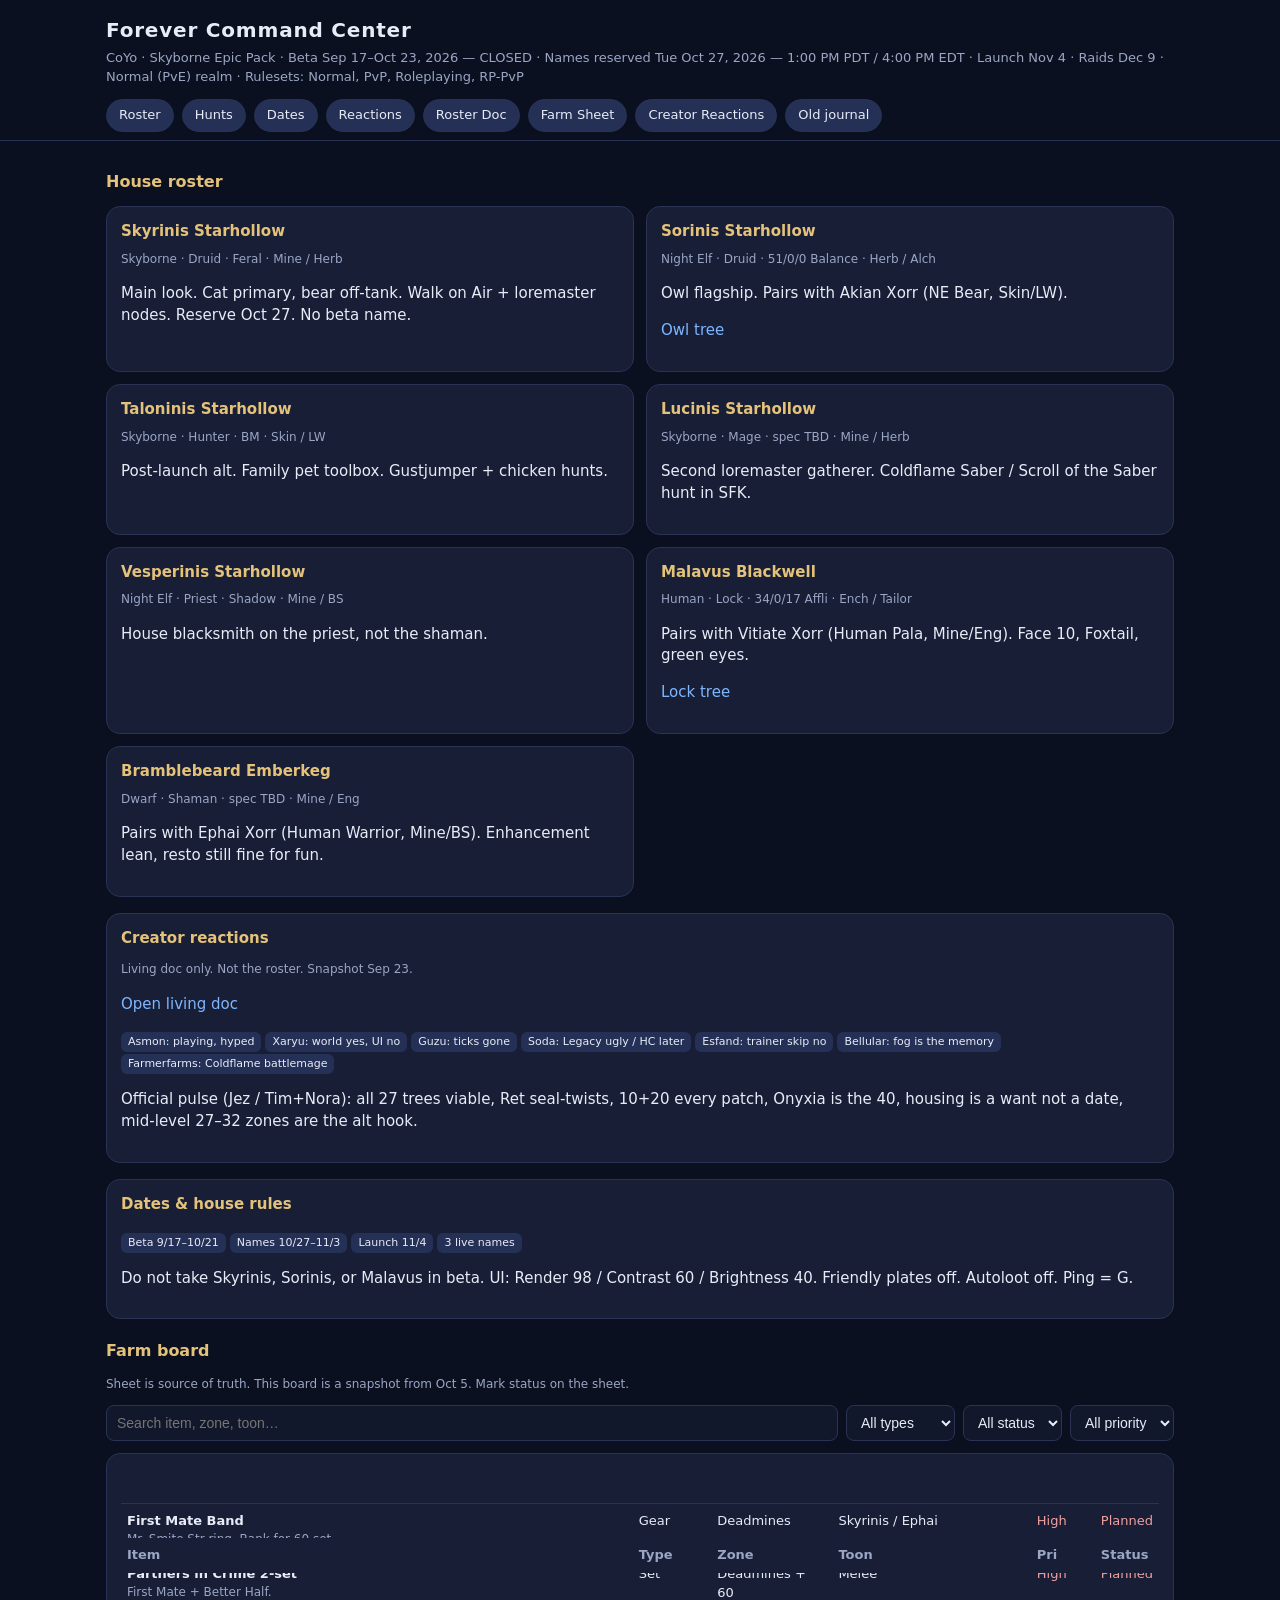
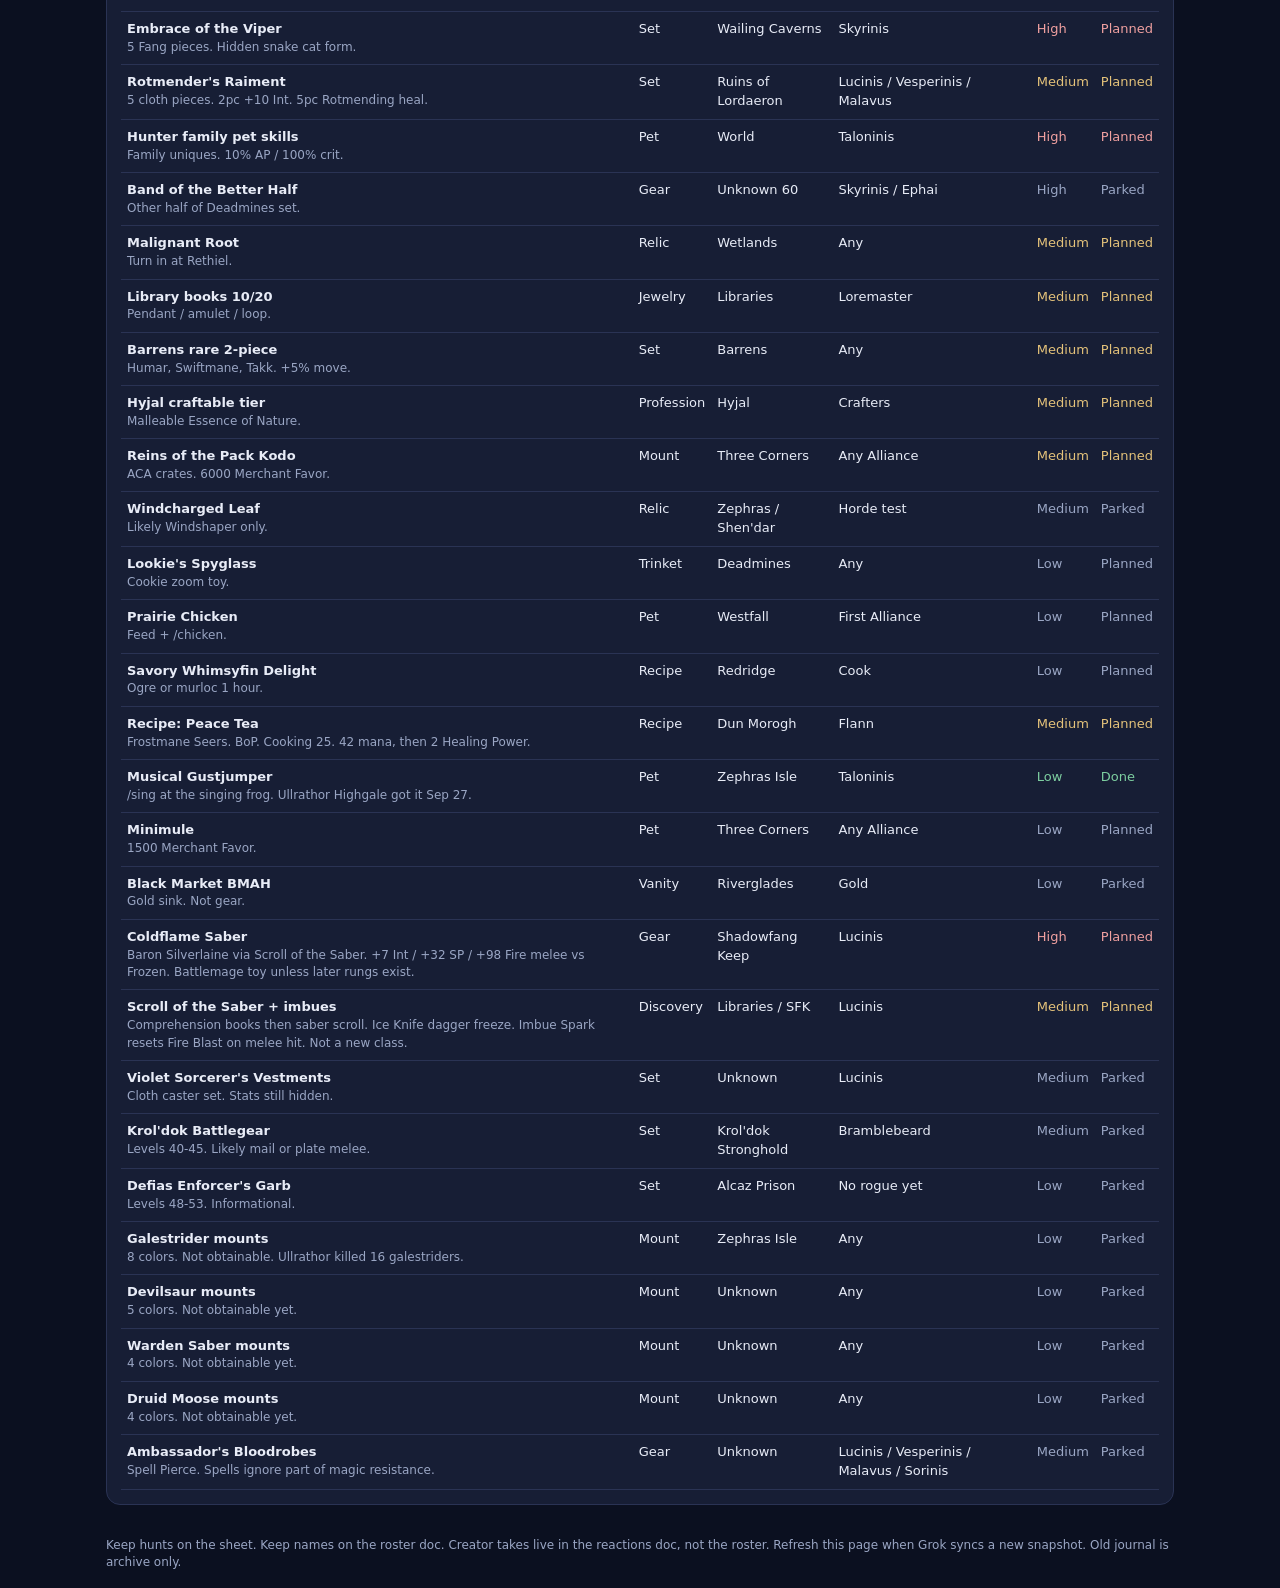
<file: forever-command-center.html>
<!DOCTYPE html>
<html lang="en">
<head>
<meta charset="utf-8">
<meta name="viewport" content="width=device-width, initial-scale=1">
<title>Forever Command Center</title>
<style>
:root {
  --bg: #0b1020;
  --bg2: #12182c;
  --card: #171e35;
  --line: #2a3354;
  --text: #e8ecf7;
  --muted: #9aa6c4;
  --blue: #7eb6ff;
  --gold: #e4c27a;
  --green: #7dcea0;
  --red: #f0a0a0;
  --chip: #243056;
}
* { box-sizing: border-box; }
html, body { margin: 0; background: var(--bg); color: var(--text); font: 15px/1.45 system-ui, Segoe UI, Roboto, sans-serif; }
a { color: var(--blue); text-decoration: none; }
a:hover { text-decoration: underline; }
header {
  position: sticky; top: 0; z-index: 20;
  background: linear-gradient(180deg, #0b1020 70%, transparent);
  padding: 16px 16px 8px;
  border-bottom: 1px solid var(--line);
}
header h1 { margin: 0; font-size: 20px; letter-spacing: .04em; }
header p { margin: 4px 0 0; color: var(--muted); font-size: 13px; }
nav { display: flex; gap: 8px; flex-wrap: wrap; margin-top: 12px; }
nav a, nav button {
  background: var(--chip); color: var(--text); border: 1px solid var(--line);
  border-radius: 999px; padding: 6px 12px; font-size: 13px; cursor: pointer;
}
.wrap { max-width: 1100px; margin: 0 auto; padding: 16px; }
.grid { display: grid; gap: 12px; }
@media (min-width: 800px) { .roster { grid-template-columns: 1fr 1fr; } }
.card {
  background: var(--card); border: 1px solid var(--line); border-radius: 14px; padding: 14px;
}
.card h2 { margin: 0 0 8px; font-size: 15px; color: var(--gold); }
.meta { color: var(--muted); font-size: 12px; }
.tag { display: inline-block; background: var(--chip); border-radius: 6px; padding: 2px 7px; font-size: 11px; margin: 2px 4px 0 0; }
.hi { color: var(--red); }
.md { color: var(--gold); }
.lo { color: var(--muted); }
.done { color: var(--green); }
.park { color: var(--muted); }
.filters { display: flex; gap: 8px; flex-wrap: wrap; margin: 8px 0 12px; }
.filters input, .filters select {
  background: var(--bg2); color: var(--text); border: 1px solid var(--line);
  border-radius: 8px; padding: 8px 10px; font-size: 14px;
}
.filters input { flex: 1; min-width: 140px; }
table { width: 100%; border-collapse: collapse; font-size: 13px; }
th, td { text-align: left; padding: 8px 6px; border-bottom: 1px solid var(--line); vertical-align: top; }
th { color: var(--muted); font-weight: 600; position: sticky; top: 70px; background: var(--card); }
.hidden { display: none; }
.pair { color: var(--muted); font-size: 12px; }
footer { color: var(--muted); font-size: 12px; padding: 24px 16px 40px; }
</style>
</head>
<body>
<header>
  <div class="wrap" style="padding-top:0;padding-bottom:0;">
    <h1>Forever Command Center</h1>
    <p>CoYo · Skyborne Epic Pack · Beta Sep 17–Oct 23, 2026 — CLOSED · Names reserved Tue Oct 27, 2026 — 1:00 PM PDT / 4:00 PM EDT · Launch Nov 4 · Raids Dec 9 · Normal (PvE) realm · Rulesets: Normal, PvP, Roleplaying, RP-PvP</p>
    <nav>
      <a href="#roster">Roster</a>
      <a href="#hunts">Hunts</a>
      <a href="#dates">Dates</a>
      <a href="#reactions">Reactions</a>
      <a href="https://docs.google.com/document/d/1trTpOfK53W16wRKFvHRGyP4ST8-XsPARuSrRyqzlnfI/edit" target="_blank">Roster Doc</a>
      <a href="https://docs.google.com/spreadsheets/d/1turzdeiL91-TS5RI4Hmr4vr6hfwt4UQWNfcJiOSVQiE/edit" target="_blank">Farm Sheet</a>
      <a href="https://docs.google.com/document/d/1gw6erAInVDqOPQ9l9b4lDd2jnnX8OK7vbIFcX8hraAQ/edit" target="_blank">Creator Reactions</a>
      <a href="https://docs.google.com/document/d/1s09sx8vnGBtxPOgNmFDzIiyFetHUuI-x3kyppMrAAn4/edit" target="_blank">Old journal</a>
    </nav>
  </div>
</header>

<div class="wrap">
<section id="roster">
  <h2 style="color:var(--gold);font-size:16px;">House roster</h2>
  <div class="grid roster">
    <div class="card">
      <h2>Skyrinis Starhollow</h2>
      <div class="meta">Skyborne · Druid · Feral · Mine / Herb</div>
      <p>Main look. Cat primary, bear off-tank. Walk on Air + loremaster nodes. Reserve Oct 27. No beta name.</p>
    </div>
    <div class="card">
      <h2>Sorinis Starhollow</h2>
      <div class="meta">Night Elf · Druid · 51/0/0 Balance · Herb / Alch</div>
      <p>Owl flagship. Pairs with Akian Xorr (NE Bear, Skin/LW).</p>
      <p><a href="https://talentsforever.com/druid/60/55322231551521351-0000000000000000000-0000000000000000">Owl tree</a></p>
    </div>
    <div class="card">
      <h2>Taloninis Starhollow</h2>
      <div class="meta">Skyborne · Hunter · BM · Skin / LW</div>
      <p>Post-launch alt. Family pet toolbox. Gustjumper + chicken hunts.</p>
    </div>
    <div class="card">
      <h2>Lucinis Starhollow</h2>
      <div class="meta">Skyborne · Mage · spec TBD · Mine / Herb</div>
      <p>Second loremaster gatherer. Coldflame Saber / Scroll of the Saber hunt in SFK.</p>
    </div>
    <div class="card">
      <h2>Vesperinis Starhollow</h2>
      <div class="meta">Night Elf · Priest · Shadow · Mine / BS</div>
      <p>House blacksmith on the priest, not the shaman.</p>
    </div>
    <div class="card">
      <h2>Malavus Blackwell</h2>
      <div class="meta">Human · Lock · 34/0/17 Affli · Ench / Tailor</div>
      <p>Pairs with Vitiate Xorr (Human Pala, Mine/Eng). Face 10, Foxtail, green eyes.</p>
      <p><a href="https://talentsforever.com/warlock/60/20552300035201051-0000000000000000000-2505005000000000">Lock tree</a></p>
    </div>
    <div class="card">
      <h2>Bramblebeard Emberkeg</h2>
      <div class="meta">Dwarf · Shaman · spec TBD · Mine / Eng</div>
      <p>Pairs with Ephai Xorr (Human Warrior, Mine/BS). Enhancement lean, resto still fine for fun.</p>
    </div>
  </div>
</section>

<section id="reactions" class="card" style="margin-top:16px;">
  <h2>Creator reactions</h2>
  <p class="meta">Living doc only. Not the roster. Snapshot Sep 23.</p>
  <p><a href="https://docs.google.com/document/d/1gw6erAInVDqOPQ9l9b4lDd2jnnX8OK7vbIFcX8hraAQ/edit" target="_blank">Open living doc</a></p>
  <p><span class="tag">Asmon: playing, hyped</span><span class="tag">Xaryu: world yes, UI no</span><span class="tag">Guzu: ticks gone</span><span class="tag">Soda: Legacy ugly / HC later</span><span class="tag">Esfand: trainer skip no</span><span class="tag">Bellular: fog is the memory</span><span class="tag">Farmerfarms: Coldflame battlemage</span></p>
  <p>Official pulse (Jez / Tim+Nora): all 27 trees viable, Ret seal-twists, 10+20 every patch, Onyxia is the 40, housing is a want not a date, mid-level 27–32 zones are the alt hook.</p>
</section>

<section id="dates" class="card" style="margin-top:16px;">
  <h2>Dates & house rules</h2>
  <p><span class="tag">Beta 9/17–10/21</span><span class="tag">Names 10/27–11/3</span><span class="tag">Launch 11/4</span><span class="tag">3 live names</span></p>
  <p>Do not take Skyrinis, Sorinis, or Malavus in beta. UI: Render 98 / Contrast 60 / Brightness 40. Friendly plates off. Autoloot off. Ping = G.</p>
</section>

<section id="hunts" style="margin-top:20px;">
  <h2 style="color:var(--gold);font-size:16px;">Farm board</h2>
  <p class="meta">Sheet is source of truth. This board is a snapshot from Oct 5. Mark status on the sheet.</p>
  <div class="filters">
    <input id="q" placeholder="Search item, zone, toon…" oninput="draw()">
    <select id="type" onchange="draw()"><option value="">All types</option></select>
    <select id="status" onchange="draw()"><option value="">All status</option></select>
    <select id="prio" onchange="draw()">
      <option value="">All priority</option>
      <option>High</option><option>Medium</option><option>Low</option>
    </select>
  </div>
  <div class="card" style="overflow-x:auto;">
    <table>
      <thead><tr><th>Item</th><th>Type</th><th>Zone</th><th>Toon</th><th>Pri</th><th>Status</th></tr></thead>
      <tbody id="body"></tbody>
    </table>
  </div>
</section>
</div>
<footer class="wrap">Keep hunts on the sheet. Keep names on the roster doc. Creator takes live in the reactions doc, not the roster. Refresh this page when Grok syncs a new snapshot. Old journal is archive only.</footer>
<script>
const hunts = [
  {item:"First Mate Band",type:"Gear",zone:"Deadmines",toon:"Skyrinis / Ephai",prio:"High",status:"Planned",notes:"Mr. Smite Str ring. Bank for 60 set."},
  {item:"Partners in Crime 2-set",type:"Set",zone:"Deadmines + 60",toon:"Melee",prio:"High",status:"Planned",notes:"First Mate + Better Half."},
  {item:"Embrace of the Viper",type:"Set",zone:"Wailing Caverns",toon:"Skyrinis",prio:"High",status:"Planned",notes:"5 Fang pieces. Hidden snake cat form."},
  {item:"Rotmender's Raiment",type:"Set",zone:"Ruins of Lordaeron",toon:"Lucinis / Vesperinis / Malavus",prio:"Medium",status:"Planned",notes:"5 cloth pieces. 2pc +10 Int. 5pc Rotmending heal."},
  {item:"Hunter family pet skills",type:"Pet",zone:"World",toon:"Taloninis",prio:"High",status:"Planned",notes:"Family uniques. 10% AP / 100% crit."},
  {item:"Band of the Better Half",type:"Gear",zone:"Unknown 60",toon:"Skyrinis / Ephai",prio:"High",status:"Parked",notes:"Other half of Deadmines set."},
  {item:"Malignant Root",type:"Relic",zone:"Wetlands",toon:"Any",prio:"Medium",status:"Planned",notes:"Turn in at Rethiel."},
  {item:"Library books 10/20",type:"Jewelry",zone:"Libraries",toon:"Loremaster",prio:"Medium",status:"Planned",notes:"Pendant / amulet / loop."},
  {item:"Barrens rare 2-piece",type:"Set",zone:"Barrens",toon:"Any",prio:"Medium",status:"Planned",notes:"Humar, Swiftmane, Takk. +5% move."},
  {item:"Hyjal craftable tier",type:"Profession",zone:"Hyjal",toon:"Crafters",prio:"Medium",status:"Planned",notes:"Malleable Essence of Nature."},
  {item:"Reins of the Pack Kodo",type:"Mount",zone:"Three Corners",toon:"Any Alliance",prio:"Medium",status:"Planned",notes:"ACA crates. 6000 Merchant Favor."},
  {item:"Windcharged Leaf",type:"Relic",zone:"Zephras / Shen'dar",toon:"Horde test",prio:"Medium",status:"Parked",notes:"Likely Windshaper only."},
  {item:"Lookie's Spyglass",type:"Trinket",zone:"Deadmines",toon:"Any",prio:"Low",status:"Planned",notes:"Cookie zoom toy."},
  {item:"Prairie Chicken",type:"Pet",zone:"Westfall",toon:"First Alliance",prio:"Low",status:"Planned",notes:"Feed + /chicken."},
  {item:"Savory Whimsyfin Delight",type:"Recipe",zone:"Redridge",toon:"Cook",prio:"Low",status:"Planned",notes:"Ogre or murloc 1 hour."},
  {item:"Recipe: Peace Tea",type:"Recipe",zone:"Dun Morogh",toon:"Flann",prio:"Medium",status:"Planned",notes:"Frostmane Seers. BoP. Cooking 25. 42 mana, then 2 Healing Power."},
  {item:"Musical Gustjumper",type:"Pet",zone:"Zephras Isle",toon:"Taloninis",prio:"Low",status:"Done",notes:"/sing at the singing frog. Ullrathor Highgale got it Sep 27."},
  {item:"Minimule",type:"Pet",zone:"Three Corners",toon:"Any Alliance",prio:"Low",status:"Planned",notes:"1500 Merchant Favor."},
  {item:"Black Market BMAH",type:"Vanity",zone:"Riverglades",toon:"Gold",prio:"Low",status:"Parked",notes:"Gold sink. Not gear."},
  {item:"Coldflame Saber",type:"Gear",zone:"Shadowfang Keep",toon:"Lucinis",prio:"High",status:"Planned",notes:"Baron Silverlaine via Scroll of the Saber. +7 Int / +32 SP / +98 Fire melee vs Frozen. Battlemage toy unless later rungs exist."},
  {item:"Scroll of the Saber + imbues",type:"Discovery",zone:"Libraries / SFK",toon:"Lucinis",prio:"Medium",status:"Planned",notes:"Comprehension books then saber scroll. Ice Knife dagger freeze. Imbue Spark resets Fire Blast on melee hit. Not a new class."},
  {item:"Violet Sorcerer's Vestments",type:"Set",zone:"Unknown",toon:"Lucinis",prio:"Medium",status:"Parked",notes:"Cloth caster set. Stats still hidden."},
  {item:"Krol'dok Battlegear",type:"Set",zone:"Krol'dok Stronghold",toon:"Bramblebeard",prio:"Medium",status:"Parked",notes:"Levels 40-45. Likely mail or plate melee."},
  {item:"Defias Enforcer's Garb",type:"Set",zone:"Alcaz Prison",toon:"No rogue yet",prio:"Low",status:"Parked",notes:"Levels 48-53. Informational."},
  {item:"Galestrider mounts",type:"Mount",zone:"Zephras Isle",toon:"Any",prio:"Low",status:"Parked",notes:"8 colors. Not obtainable. Ullrathor killed 16 galestriders."},
  {item:"Devilsaur mounts",type:"Mount",zone:"Unknown",toon:"Any",prio:"Low",status:"Parked",notes:"5 colors. Not obtainable yet."},
  {item:"Warden Saber mounts",type:"Mount",zone:"Unknown",toon:"Any",prio:"Low",status:"Parked",notes:"4 colors. Not obtainable yet."},
  {item:"Druid Moose mounts",type:"Mount",zone:"Unknown",toon:"Any",prio:"Low",status:"Parked",notes:"4 colors. Not obtainable yet."},
  {item:"Ambassador's Bloodrobes",type:"Gear",zone:"Unknown",toon:"Lucinis / Vesperinis / Malavus / Sorinis",prio:"Medium",status:"Parked",notes:"Spell Pierce. Spells ignore part of magic resistance."}
];
const types = [...new Set(hunts.map(h=>h.type))].sort();
const statuses = [...new Set(hunts.map(h=>h.status))].sort();
const typeSel = document.getElementById("type");
const statusSel = document.getElementById("status");
types.forEach(t => typeSel.insertAdjacentHTML("beforeend", `<option>${t}</option>`));
statuses.forEach(t => statusSel.insertAdjacentHTML("beforeend", `<option>${t}</option>`));
function cls(p,s){
  if(s==="Done") return "done";
  if(s==="Parked") return "park";
  if(p==="High") return "hi";
  if(p==="Medium") return "md";
  return "lo";
}
function draw(){
  const q = document.getElementById("q").value.toLowerCase();
  const t = typeSel.value, s = statusSel.value, p = document.getElementById("prio").value;
  const rows = hunts.filter(h =>
    (!t || h.type===t) && (!s || h.status===s) && (!p || h.prio===p) &&
    (`${h.item} ${h.zone} ${h.toon} ${h.notes}`).toLowerCase().includes(q)
  );
  document.getElementById("body").innerHTML = rows.map(h => `
    <tr>
      <td><b>${h.item}</b><div class="pair">${h.notes}</div></td>
      <td>${h.type}</td>
      <td>${h.zone}</td>
      <td>${h.toon}</td>
      <td class="${cls(h.prio,h.status)}">${h.prio}</td>
      <td class="${cls(h.prio,h.status)}">${h.status}</td>
    </tr>`).join("");
}
draw();
</script>
</body>
</html>
</file>
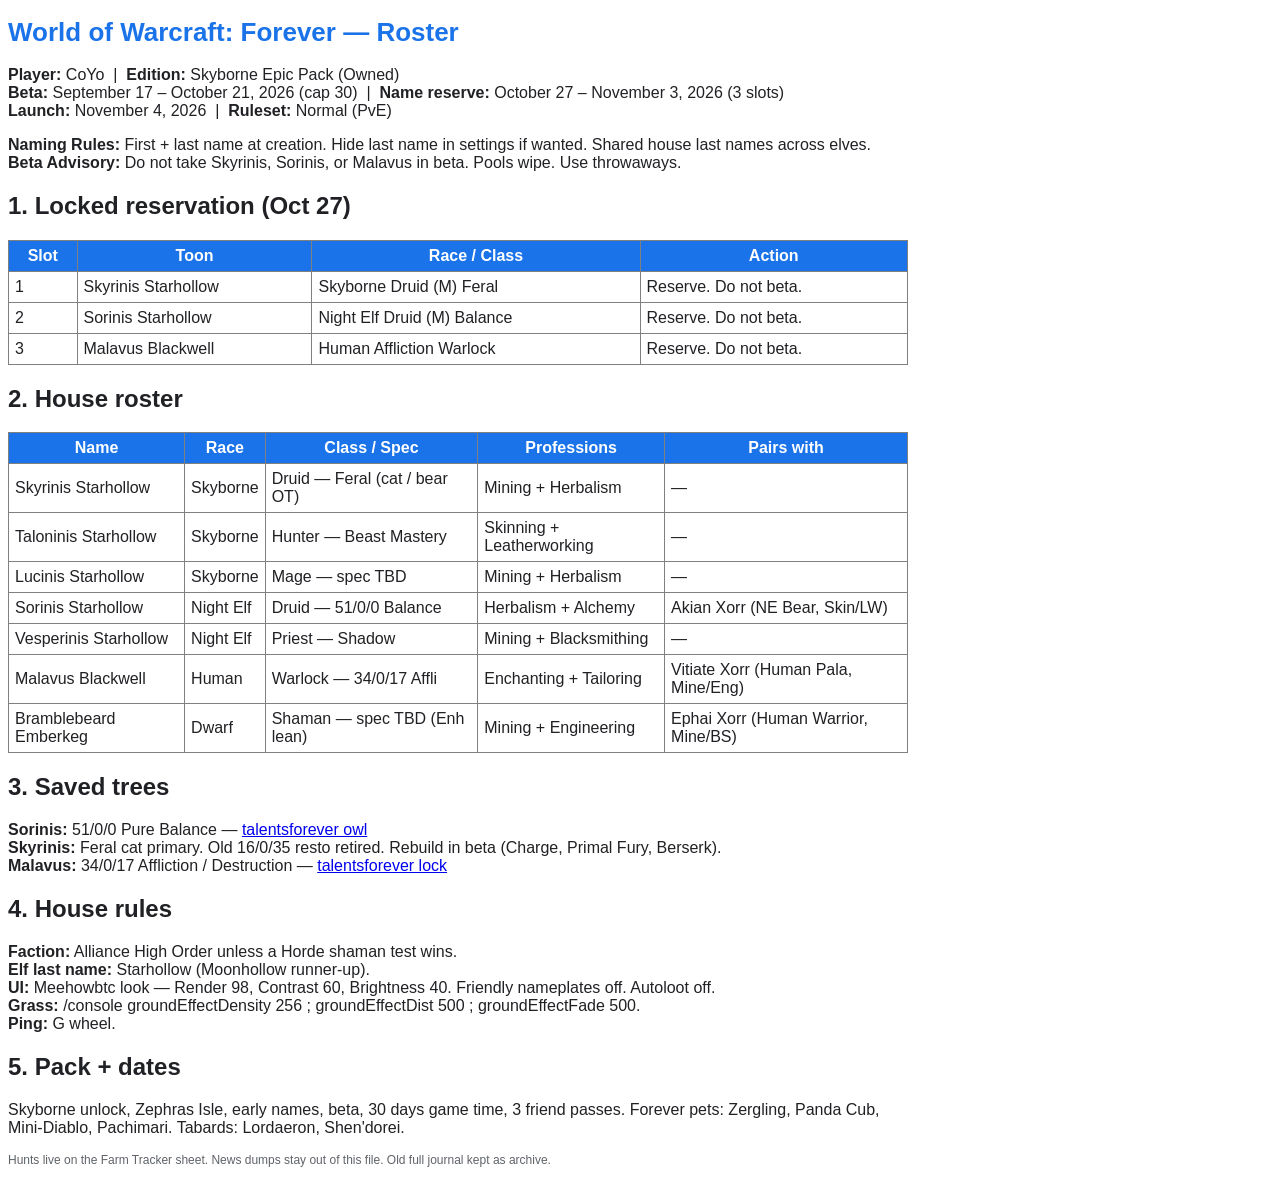
<file: Forever_Roster.html>
<!DOCTYPE html>
<html>
<head>
<meta charset="utf-8">
<title>WoW Forever Roster</title>
</head>
<body style="font-family:Arial,sans-serif;color:#202124;max-width:900px;">
<h1 style="color:#1A73E8;font-size:26px;">World of Warcraft: Forever — Roster</h1>
<p><b>Player:</b> CoYo &nbsp;|&nbsp; <b>Edition:</b> Skyborne Epic Pack (Owned)<br>
<b>Beta:</b> September 17 – October 21, 2026 (cap 30) &nbsp;|&nbsp; <b>Name reserve:</b> October 27 – November 3, 2026 (3 slots)<br>
<b>Launch:</b> November 4, 2026 &nbsp;|&nbsp; <b>Ruleset:</b> Normal (PvE)</p>
<p><b>Naming Rules:</b> First + last name at creation. Hide last name in settings if wanted. Shared house last names across elves.<br>
<b>Beta Advisory:</b> Do not take Skyrinis, Sorinis, or Malavus in beta. Pools wipe. Use throwaways.</p>

<h2 style="color:#202124;">1. Locked reservation (Oct 27)</h2>
<table border="1" cellpadding="6" cellspacing="0" style="border-collapse:collapse;width:100%;">
<tr style="background:#1A73E8;color:#fff;"><th>Slot</th><th>Toon</th><th>Race / Class</th><th>Action</th></tr>
<tr><td>1</td><td>Skyrinis Starhollow</td><td>Skyborne Druid (M) Feral</td><td>Reserve. Do not beta.</td></tr>
<tr><td>2</td><td>Sorinis Starhollow</td><td>Night Elf Druid (M) Balance</td><td>Reserve. Do not beta.</td></tr>
<tr><td>3</td><td>Malavus Blackwell</td><td>Human Affliction Warlock</td><td>Reserve. Do not beta.</td></tr>
</table>

<h2 style="color:#202124;">2. House roster</h2>
<table border="1" cellpadding="6" cellspacing="0" style="border-collapse:collapse;width:100%;">
<tr style="background:#1A73E8;color:#fff;"><th>Name</th><th>Race</th><th>Class / Spec</th><th>Professions</th><th>Pairs with</th></tr>
<tr><td>Skyrinis Starhollow</td><td>Skyborne</td><td>Druid — Feral (cat / bear OT)</td><td>Mining + Herbalism</td><td>—</td></tr>
<tr><td>Taloninis Starhollow</td><td>Skyborne</td><td>Hunter — Beast Mastery</td><td>Skinning + Leatherworking</td><td>—</td></tr>
<tr><td>Lucinis Starhollow</td><td>Skyborne</td><td>Mage — spec TBD</td><td>Mining + Herbalism</td><td>—</td></tr>
<tr><td>Sorinis Starhollow</td><td>Night Elf</td><td>Druid — 51/0/0 Balance</td><td>Herbalism + Alchemy</td><td>Akian Xorr (NE Bear, Skin/LW)</td></tr>
<tr><td>Vesperinis Starhollow</td><td>Night Elf</td><td>Priest — Shadow</td><td>Mining + Blacksmithing</td><td>—</td></tr>
<tr><td>Malavus Blackwell</td><td>Human</td><td>Warlock — 34/0/17 Affli</td><td>Enchanting + Tailoring</td><td>Vitiate Xorr (Human Pala, Mine/Eng)</td></tr>
<tr><td>Bramblebeard Emberkeg</td><td>Dwarf</td><td>Shaman — spec TBD (Enh lean)</td><td>Mining + Engineering</td><td>Ephai Xorr (Human Warrior, Mine/BS)</td></tr>
</table>

<h2 style="color:#202124;">3. Saved trees</h2>
<p><b>Sorinis:</b> 51/0/0 Pure Balance — <a href="https://talentsforever.com/druid/60/55322231551521351-0000000000000000000-0000000000000000">talentsforever owl</a><br>
<b>Skyrinis:</b> Feral cat primary. Old 16/0/35 resto retired. Rebuild in beta (Charge, Primal Fury, Berserk).<br>
<b>Malavus:</b> 34/0/17 Affliction / Destruction — <a href="https://talentsforever.com/warlock/60/20552300035201051-0000000000000000000-2505005000000000">talentsforever lock</a></p>

<h2 style="color:#202124;">4. House rules</h2>
<p><b>Faction:</b> Alliance High Order unless a Horde shaman test wins.<br>
<b>Elf last name:</b> Starhollow (Moonhollow runner-up).<br>
<b>UI:</b> Meehowbtc look — Render 98, Contrast 60, Brightness 40. Friendly nameplates off. Autoloot off.<br>
<b>Grass:</b> /console groundEffectDensity 256 ; groundEffectDist 500 ; groundEffectFade 500.<br>
<b>Ping:</b> G wheel.</p>

<h2 style="color:#202124;">5. Pack + dates</h2>
<p>Skyborne unlock, Zephras Isle, early names, beta, 30 days game time, 3 friend passes. Forever pets: Zergling, Panda Cub, Mini-Diablo, Pachimari. Tabards: Lordaeron, Shen'dorei.</p>

<p style="color:#5F6368;font-size:12px;">Hunts live on the Farm Tracker sheet. News dumps stay out of this file. Old full journal kept as archive.</p>
</body>
</html>
</file>
